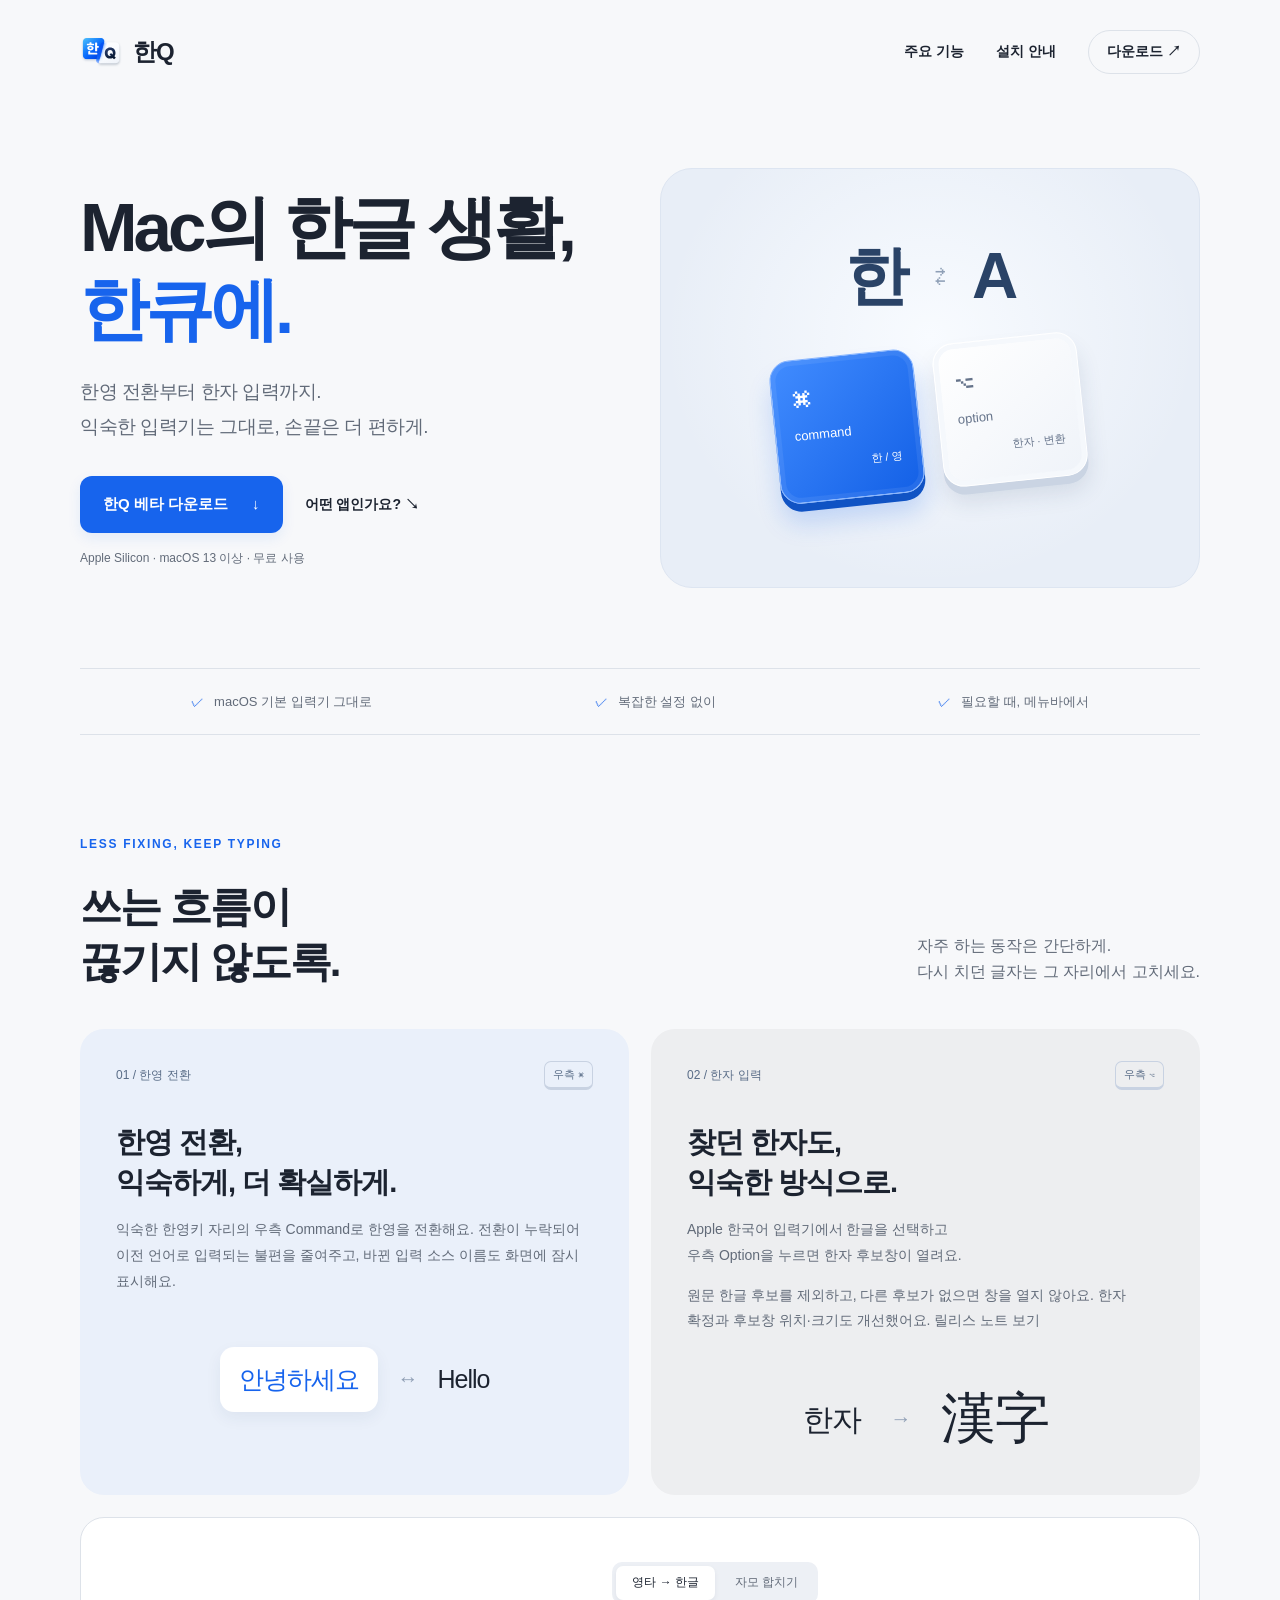
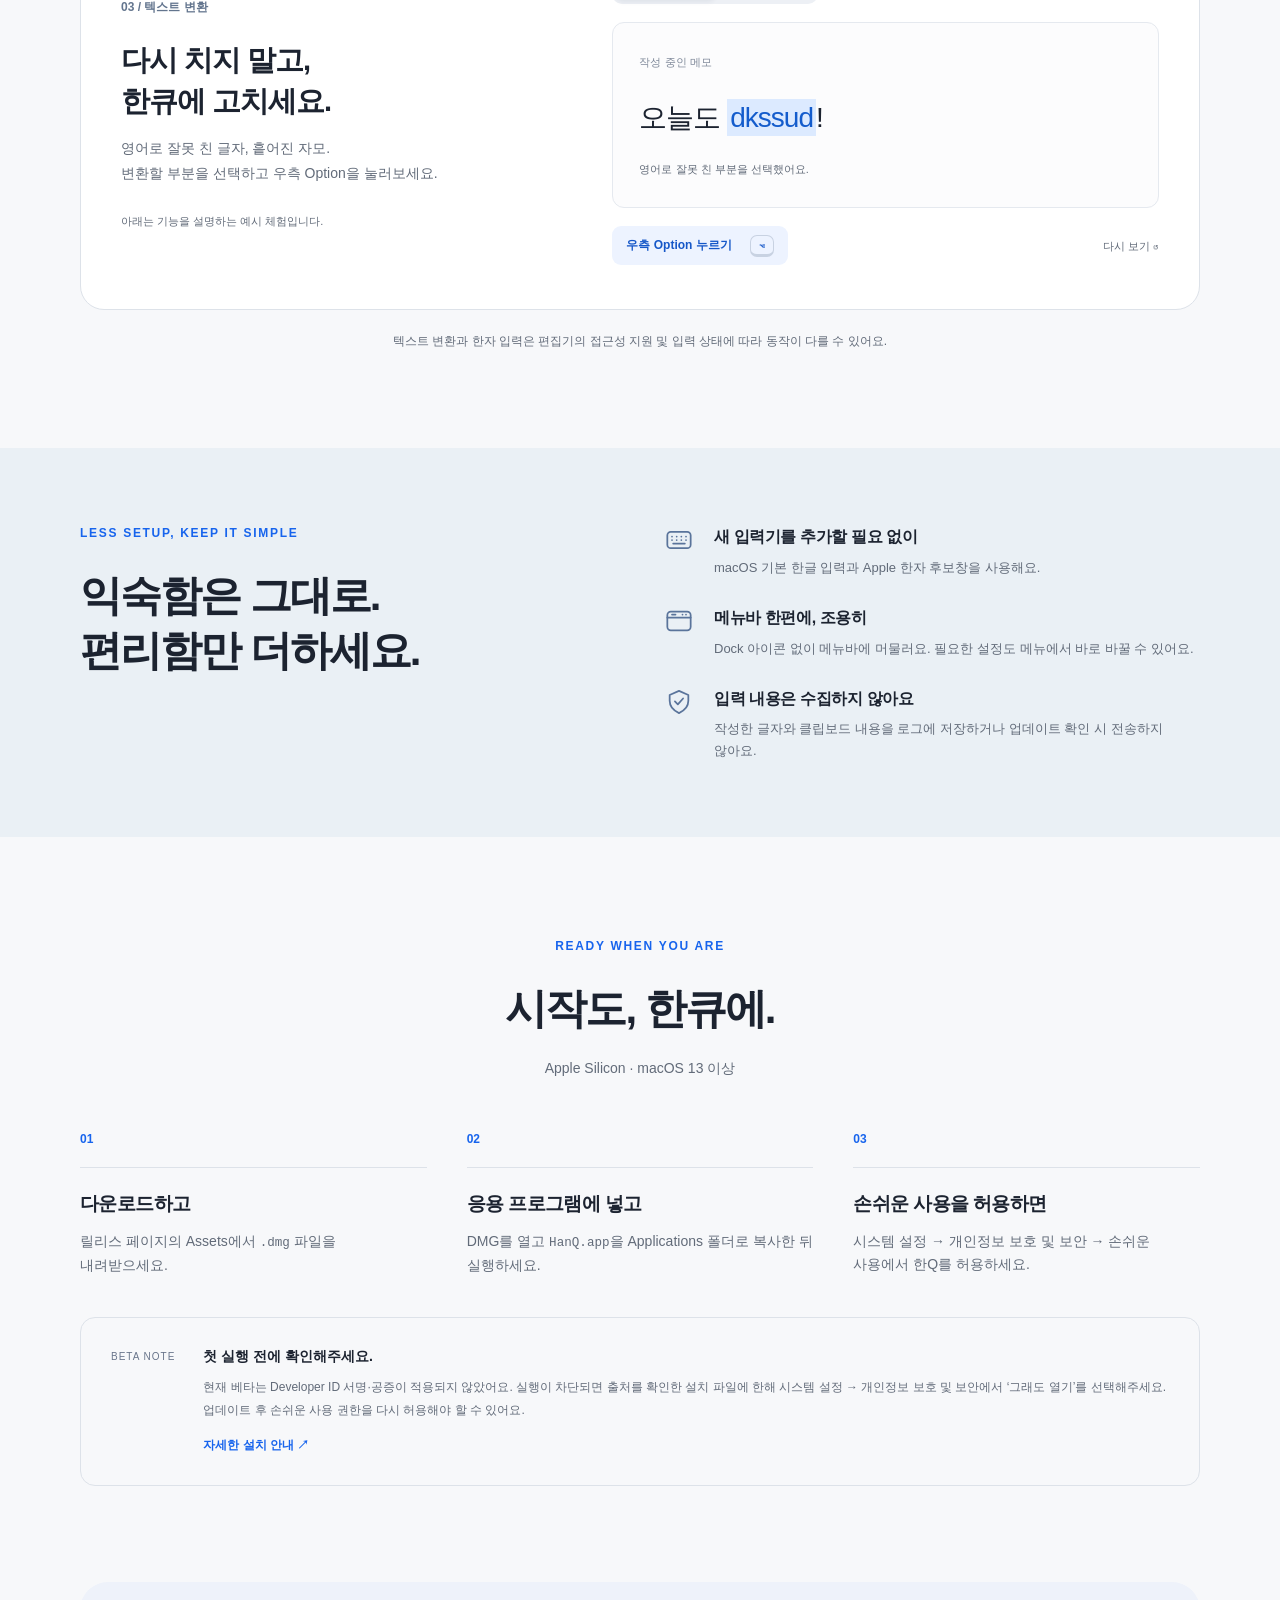
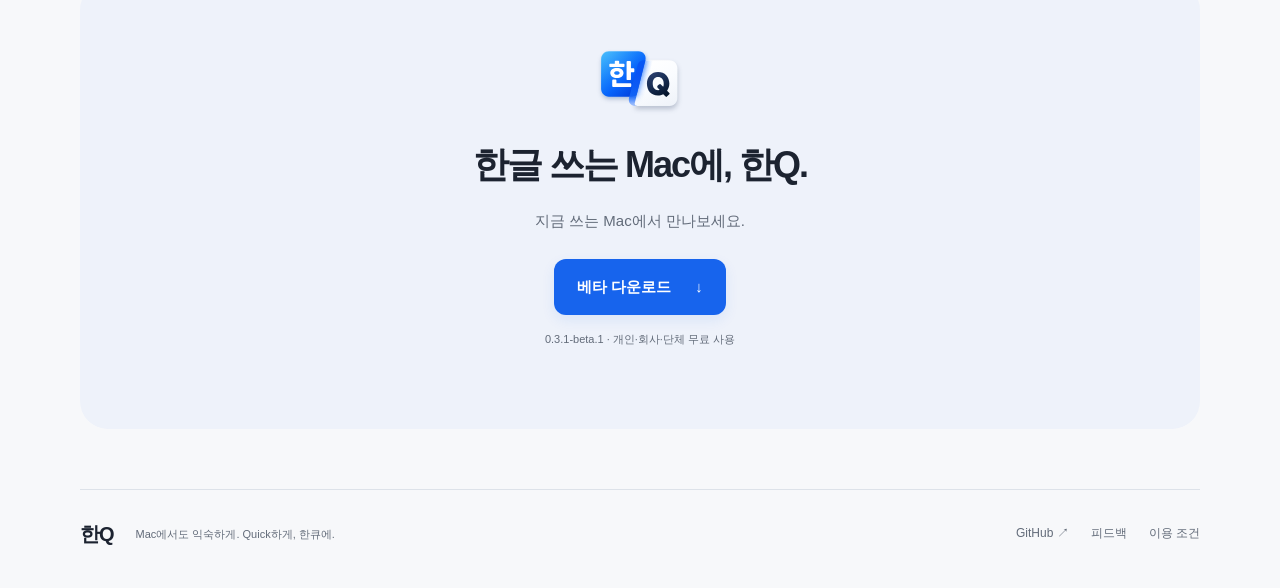
<file: index.html>
<!doctype html>
<html lang="ko">
<head>
  <meta charset="utf-8">
  <meta name="viewport" content="width=device-width, initial-scale=1">
  <meta name="description" content="맥의 한영 전환부터 한자 입력, 잘못 친 영타와 분리된 자모 정리까지. macOS 메뉴바 앱 한Q로 간편하게.">
  <meta name="theme-color" content="#f7f8fa">
  <meta property="og:title" content="한Q — Mac의 한글 생활, 한큐에.">
  <meta property="og:description" content="한영 전환부터 한자 입력까지. 익숙한 입력기는 그대로, 더 편하게.">
  <meta property="og:type" content="website">
  <meta property="og:site_name" content="한Q">
  <meta property="og:locale" content="ko_KR">
  <meta property="og:url" content="https://jungti1234.github.io/hanq/">
  <meta property="og:image" content="https://jungti1234.github.io/hanq/assets/hanq-social-v1.png">
  <meta property="og:image:type" content="image/png">
  <meta property="og:image:width" content="1200">
  <meta property="og:image:height" content="630">
  <meta property="og:image:alt" content="한Q — Mac의 한글 생활, 한큐에. 한영 전환부터 한자 입력까지.">
  <meta name="twitter:card" content="summary_large_image">
  <meta name="twitter:title" content="한Q — Mac의 한글 생활, 한큐에.">
  <meta name="twitter:description" content="한영 전환부터 한자 입력까지. 익숙한 입력기는 그대로, 더 편하게.">
  <meta name="twitter:image" content="https://jungti1234.github.io/hanq/assets/hanq-social-v1.png">
  <link rel="canonical" href="https://jungti1234.github.io/hanq/">
  <title>한Q — Mac의 한글 생활, 한큐에.</title>
  <link rel="icon" href="assets/hanq-logo.svg" type="image/svg+xml">
  <link rel="stylesheet" href="styles.css?v=acddeab67f">
  <link rel="stylesheet" href="header.css">
  <script src="site.js" defer></script>
</head>
<body>
<a class="skip" href="#main">본문으로 이동</a>
<header class="header wrap site-header">
  <a class="brand" href="#" aria-label="한Q 처음으로"><img src="assets/hanq-logo.svg" width="43" height="33" alt=""><span>한Q</span></a>
  <nav aria-label="주 메뉴"><a href="#features">주요 기능</a><a href="#install">설치 안내</a><a class="nav-download" href="https://github.com/jungti1234/hanq/releases/tag/v0.3.1-beta.1">다운로드 <span aria-hidden="true">↗</span></a></nav>
</header>
<main id="main">
  <section class="hero wrap">
    <div class="hero-copy">
      <h1>Mac의 한글 생활,<br><span>한큐에.</span></h1>
      <p class="lead">한영 전환부터 한자 입력까지.<br>익숙한 입력기는 그대로, 손끝은 더 편하게.</p>
      <div class="actions"><a class="button primary" href="https://github.com/jungti1234/hanq/releases/tag/v0.3.1-beta.1">한Q 베타 다운로드 <span aria-hidden="true">↓</span></a><a class="text-link" href="#features">어떤 앱인가요? <span aria-hidden="true">↘</span></a></div>
      <p class="requirements">Apple Silicon · macOS 13 이상 · 무료 사용</p>
    </div>
    <div class="hero-art" aria-label="우측 Command로 한영 전환, 우측 Option으로 한자와 텍스트 변환">
      <div class="language"><span>한</span><span class="swap" aria-hidden="true">⇄</span><span>A</span></div>
      <div class="keys"><div class="key command"><span class="symbol">⌘</span><span>command</span><small>한 / 영</small></div><div class="key option"><span class="symbol">⌥</span><span>option</span><small>한자 · 변환</small></div></div>
    </div>
  </section>
  <div class="principles wrap"><span>macOS 기본 입력기 그대로</span><span>복잡한 설정 없이</span><span>필요할 때, 메뉴바에서</span></div>
  <section class="features wrap section" id="features">
    <div class="section-heading"><p class="eyebrow">LESS FIXING, KEEP TYPING</p><h2>쓰는 흐름이<br>끊기지 않도록.</h2><p>자주 하는 동작은 간단하게.<br>다시 치던 글자는 그 자리에서 고치세요.</p></div>
    <div class="feature-grid">
      <article class="feature switching"><div class="feature-label"><span>01 / 한영 전환</span><kbd>우측 ⌘</kbd></div><h3>한영 전환,<br>익숙하게, 더 확실하게.</h3><p>익숙한 한영키 자리의 우측 Command로 한영을 전환해요. 전환이 누락되어 이전 언어로 입력되는 불편을 줄여주고, 바뀐 입력 소스 이름도 화면에 잠시 표시해요.</p><div class="switch-demo" aria-hidden="true"><span>안녕하세요</span><span>↔</span><span>Hello</span></div></article>
      <article class="feature hanja"><div class="feature-label"><span>02 / 한자 입력</span><kbd>우측 ⌥</kbd></div><h3>찾던 한자도,<br>익숙한 방식으로.</h3><p>Apple 한국어 입력기에서 한글을 선택하고<br>우측 Option을 누르면 한자 후보창이 열려요.</p><p class="fine">원문 한글 후보를 제외하고, 다른 후보가 없으면 창을 열지 않아요. 한자 확정과 후보창 위치·크기도 개선했어요. <a href="release-notes/0.3.1-beta.1.html">릴리스 노트 보기</a></p><div class="hanja-demo" aria-hidden="true"><span>한자</span><span>→</span><strong>漢字</strong></div></article>
    </div>
    <article class="playground"><div class="playground-copy"><p class="eyebrow">03 / 텍스트 변환</p><h3>다시 치지 말고,<br>한큐에 고치세요.</h3><p>영어로 잘못 친 글자, 흩어진 자모.<br>변환할 부분을 선택하고 우측 Option을 눌러보세요.</p><p class="fine">아래는 기능을 설명하는 예시 체험입니다.</p></div><div class="demo"><div class="demo-tabs" role="group" aria-label="변환 예시 선택"><button type="button" data-mode="english" aria-pressed="true">영타 → 한글</button><button type="button" data-mode="jamo" aria-pressed="false">자모 합치기</button></div><div class="demo-paper"><span class="paper-label">작성 중인 메모</span><p id="demo-text" aria-live="polite">오늘도 <mark>dkssud</mark>!</p><span id="demo-caption">영어로 잘못 친 부분을 선택했어요.</span></div><div class="demo-controls"><button class="demo-trigger" id="convert" type="button">우측 Option 누르기 <kbd>⌥</kbd></button><button class="reset" id="reset" type="button">다시 보기 ↺</button></div></div></article>
    <p class="feature-note">텍스트 변환과 한자 입력은 편집기의 접근성 지원 및 입력 상태에 따라 동작이 다를 수 있어요.</p>
  </section>
  <section class="quiet-section"><div class="wrap quiet-inner"><div><p class="eyebrow">LESS SETUP, KEEP IT SIMPLE</p><h2>익숙함은 그대로.<br>편리함만 더하세요.</h2></div><div class="quiet-items"><div><span class="feature-icon"><svg viewBox="0 0 24 24" width="28" height="28" fill="none" stroke="currentColor" stroke-width="1.5" stroke-linecap="round" stroke-linejoin="round" aria-hidden="true" focusable="false"><rect x="2" y="5" width="20" height="14" rx="3"/><path d="M6 9h.01M10 9h.01M14 9h.01M18 9h.01M6 12h.01M10 12h.01M14 12h.01M18 12h.01M7 15h10"/></svg></span><div><h3>새 입력기를 추가할 필요 없이</h3><p>macOS 기본 한글 입력과 Apple 한자 후보창을 사용해요.</p></div></div><div><span class="feature-icon"><svg viewBox="0 0 24 24" width="28" height="28" fill="none" stroke="currentColor" stroke-width="1.5" stroke-linecap="round" stroke-linejoin="round" aria-hidden="true" focusable="false"><rect x="2" y="4" width="20" height="16" rx="3"/><path d="M2 9h20M15 6.5h.01M18 6.5h.01"/><path d="M6 6.5h3"/></svg></span><div><h3>메뉴바 한편에, 조용히</h3><p>Dock 아이콘 없이 메뉴바에 머물러요. 필요한 설정도 메뉴에서 바로 바꿀 수 있어요.</p></div></div><div><span class="feature-icon"><svg viewBox="0 0 24 24" width="28" height="28" fill="none" stroke="currentColor" stroke-width="1.5" stroke-linecap="round" stroke-linejoin="round" aria-hidden="true" focusable="false"><path d="M12 2.5 20 6v5c0 5-3.5 8.5-8 10.5C7.5 19.5 4 16 4 11V6l8-3.5Z"/><path d="m8.5 11.5 2.5 2.5 4.5-5"/></svg></span><div><h3>입력 내용은 수집하지 않아요</h3><p>작성한 글자와 클립보드 내용을 로그에 저장하거나 업데이트 확인 시 전송하지 않아요.</p></div></div></div></div></section>
  <section class="install wrap section" id="install"><div class="install-heading"><p class="eyebrow">READY WHEN YOU ARE</p><h2>시작도, 한큐에.</h2><p>Apple Silicon · macOS 13 이상</p></div><ol class="steps"><li><span class="step-number">01</span><h3>다운로드하고</h3><p>릴리스 페이지의 Assets에서 <code>.dmg</code> 파일을 내려받으세요.</p></li><li><span class="step-number">02</span><h3>응용 프로그램에 넣고</h3><p>DMG를 열고 <code>HanQ.app</code>을 Applications 폴더로 복사한 뒤 실행하세요.</p></li><li><span class="step-number">03</span><h3>손쉬운 사용을 허용하면</h3><p>시스템 설정 → 개인정보 보호 및 보안 → 손쉬운 사용에서 한Q를 허용하세요.</p></li></ol>
    <aside class="beta-note"><span class="beta-label">BETA NOTE</span><div><h3>첫 실행 전에 확인해주세요.</h3><p>현재 베타는 Developer ID 서명·공증이 적용되지 않았어요. 실행이 차단되면 출처를 확인한 설치 파일에 한해 시스템 설정 → 개인정보 보호 및 보안에서 ‘그래도 열기’를 선택해주세요. 업데이트 후 손쉬운 사용 권한을 다시 허용해야 할 수 있어요.</p><a href="https://github.com/jungti1234/hanq#시작하기">자세한 설치 안내 <span aria-hidden="true">↗</span></a></div></aside>
  </section>
  <section class="closing wrap"><img src="assets/hanq-logo.svg" alt="" width="90" height="69"><h2>한글 쓰는 Mac에, 한Q.</h2><p>지금 쓰는 Mac에서 만나보세요.</p><a class="button primary" href="https://github.com/jungti1234/hanq/releases/tag/v0.3.1-beta.1">베타 다운로드 <span aria-hidden="true">↓</span></a><span class="release-label">0.3.1-beta.1 · 개인·회사·단체 무료 사용</span></section>
</main>
<footer class="footer wrap"><a class="brand" href="#">한Q <span>Mac에서도 익숙하게. Quick하게, 한큐에.</span></a><div><a href="https://github.com/jungti1234/hanq">GitHub ↗</a><a href="https://docs.google.com/forms/d/e/1FAIpQLSd3EFa87qLHv1aYG0STEYZSD_RAjnAQAhTeQgSe3d-IEiNYyA/viewform" target="_blank" rel="noopener noreferrer" aria-label="피드백 (새 탭에서 열기)">피드백</a><a href="terms.html">이용 조건</a></div></footer>
</body>
</html>
</file>
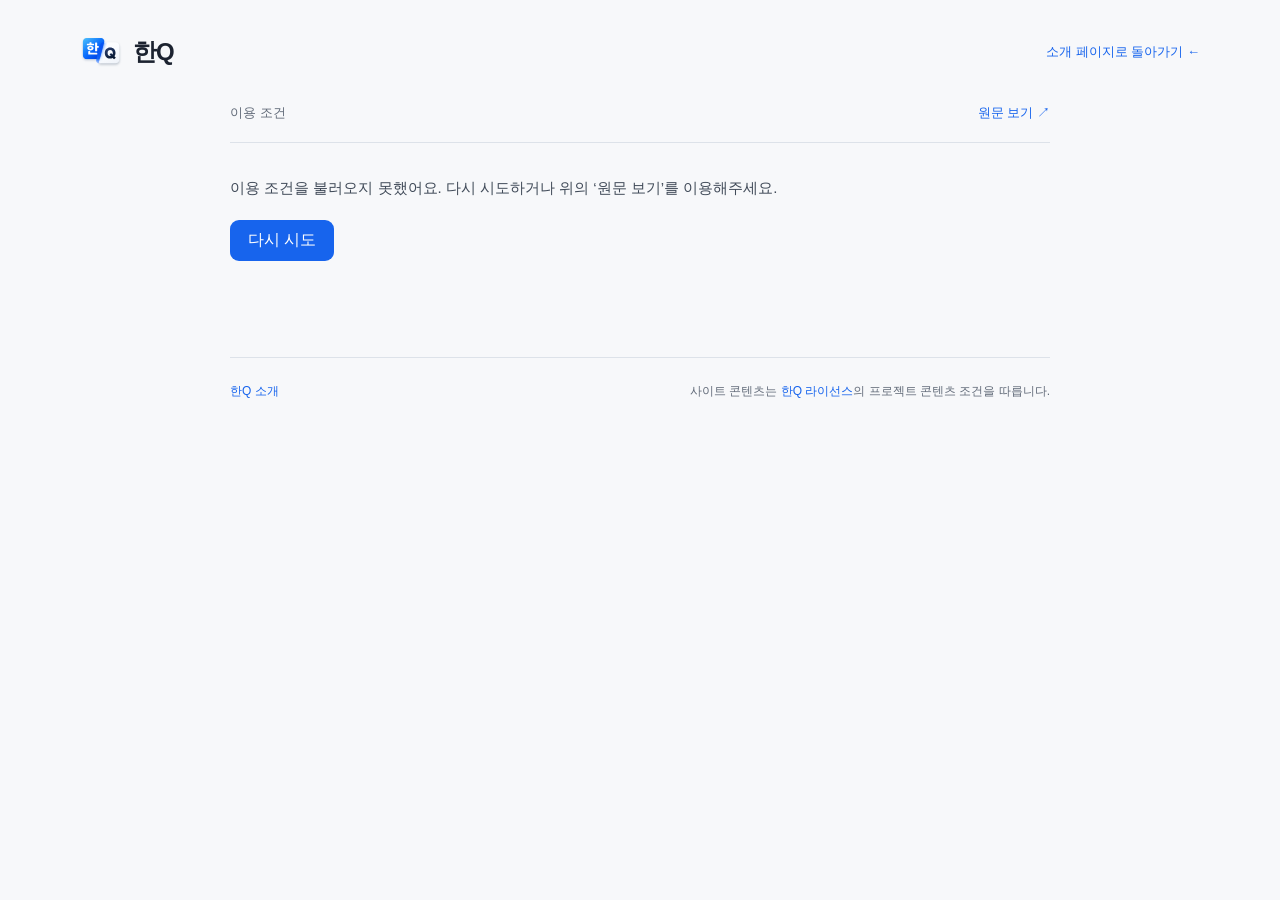
<file: terms.html>
<!doctype html>
<html lang="ko">
<head>
  <meta charset="utf-8">
  <meta name="viewport" content="width=device-width, initial-scale=1">
  <meta name="description" content="한Q의 사용·재배포, 디자인 리소스와 문서·공식 웹사이트 등 프로젝트 콘텐츠에 대한 이용 조건 전문.">
  <title>이용 조건 — 한Q</title>
  <link rel="icon" href="assets/hanq-logo.svg" type="image/svg+xml">
  <link rel="stylesheet" href="terms.css?v=10b3eb8fed">
  <link rel="stylesheet" href="header.css">
  <script src="terms.js" defer></script>
</head>
<body>
  <a class="skip" href="#terms">본문으로 이동</a>
  <header class="site-header"><a class="brand" href="./"><img src="assets/hanq-logo.svg" width="43" height="33" alt=""><span>한Q</span></a><a href="./">소개 페이지로 돌아가기 ←</a></header>
  <main id="terms">
    <div class="page-label">이용 조건 <a href="https://github.com/jungti1234/hanq/blob/main/LICENSE" target="_blank" rel="noopener noreferrer">원문 보기 ↗</a></div>
    <p id="license-status" role="status">최신 이용 조건을 불러오고 있어요.</p>
    <button id="license-retry" type="button" hidden>다시 시도</button>
    <noscript><p>이용 조건을 표시하려면 JavaScript가 필요해요. 위의 ‘원문 보기’에서 전문을 확인할 수 있어요.</p></noscript>
    <article id="license-content" aria-busy="true"></article>
  </main>
  <footer><a href="./">한Q 소개</a><span>사이트 콘텐츠는 <a href="#terms">한Q 라이선스</a>의 프로젝트 콘텐츠 조건을 따릅니다.</span></footer>
</body>
</html>
</file>
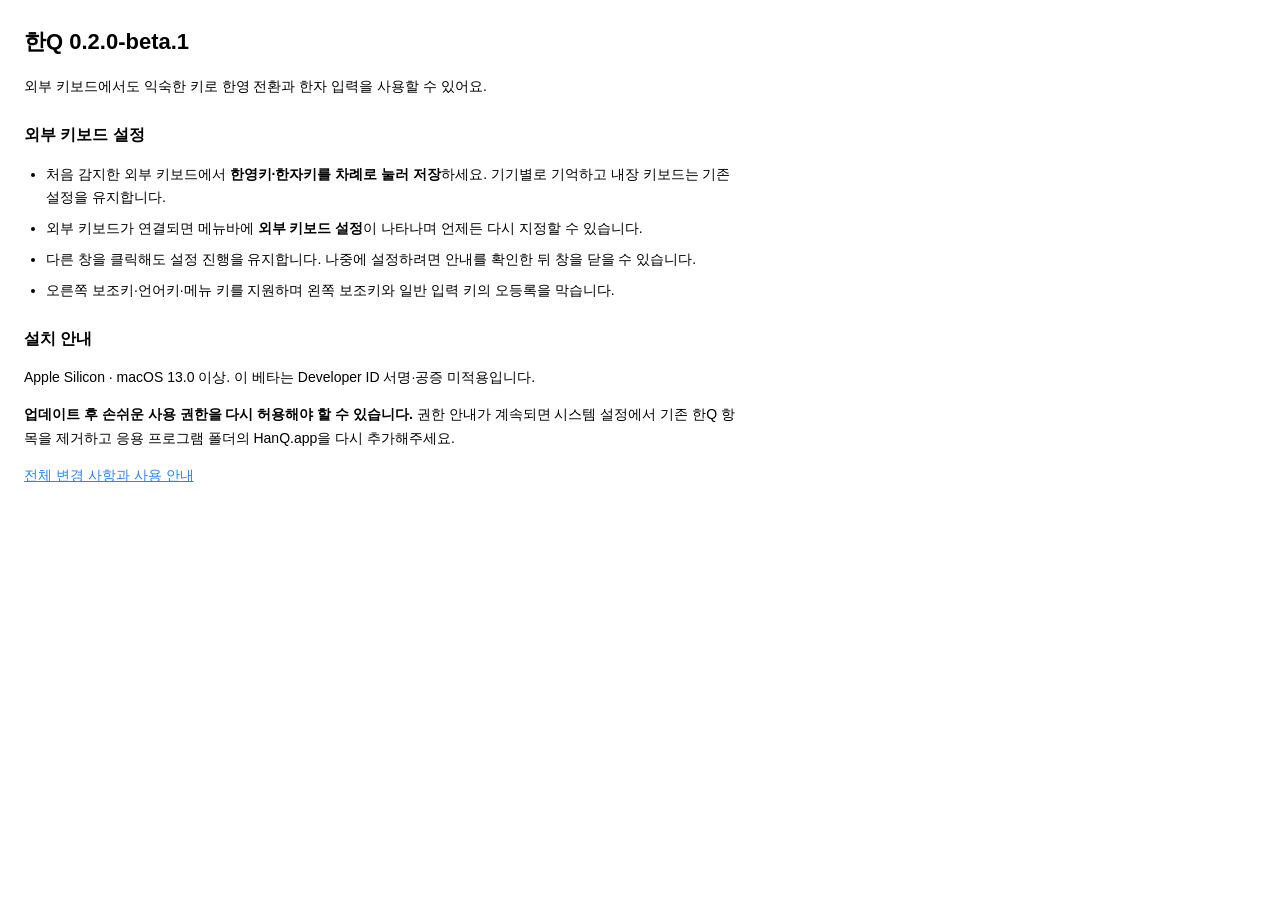
<file: release-notes/0.2.0-beta.1.html>
<!doctype html>
<html lang="ko"><head><meta charset="utf-8"><meta name="viewport" content="width=device-width,initial-scale=1"><title>한Q 0.2.0-beta.1 업데이트</title>
<style>:root{color-scheme:light dark}body{font:14px/1.65 -apple-system,BlinkMacSystemFont,sans-serif;margin:24px;max-width:720px}h1{font-size:22px}h2{font-size:16px;margin-top:24px}li{margin:8px 0}ul{padding-left:22px}a{color: #2684ff}</style></head><body>
<h1>한Q 0.2.0-beta.1</h1><p>외부 키보드에서도 익숙한 키로 한영 전환과 한자 입력을 사용할 수 있어요.</p>
<h2>외부 키보드 설정</h2><ul>
<li>처음 감지한 외부 키보드에서 <strong>한영키·한자키를 차례로 눌러 저장</strong>하세요. 기기별로 기억하고 내장 키보드는 기존 설정을 유지합니다.</li>
<li>외부 키보드가 연결되면 메뉴바에 <strong>외부 키보드 설정</strong>이 나타나며 언제든 다시 지정할 수 있습니다.</li>
<li>다른 창을 클릭해도 설정 진행을 유지합니다. 나중에 설정하려면 안내를 확인한 뒤 창을 닫을 수 있습니다.</li>
<li>오른쪽 보조키·언어키·메뉴 키를 지원하며 왼쪽 보조키와 일반 입력 키의 오등록을 막습니다.</li>
</ul><h2>설치 안내</h2><p>Apple Silicon · macOS 13.0 이상. 이 베타는 Developer ID 서명·공증 미적용입니다.</p>
<p><strong>업데이트 후 손쉬운 사용 권한을 다시 허용해야 할 수 있습니다.</strong> 권한 안내가 계속되면 시스템 설정에서 기존 한Q 항목을 제거하고 응용 프로그램 폴더의 HanQ.app을 다시 추가해주세요.</p>
<p><a href="https://github.com/jungti1234/hanq/releases/tag/v0.2.0-beta.1">전체 변경 사항과 사용 안내</a></p></body></html>
</file>
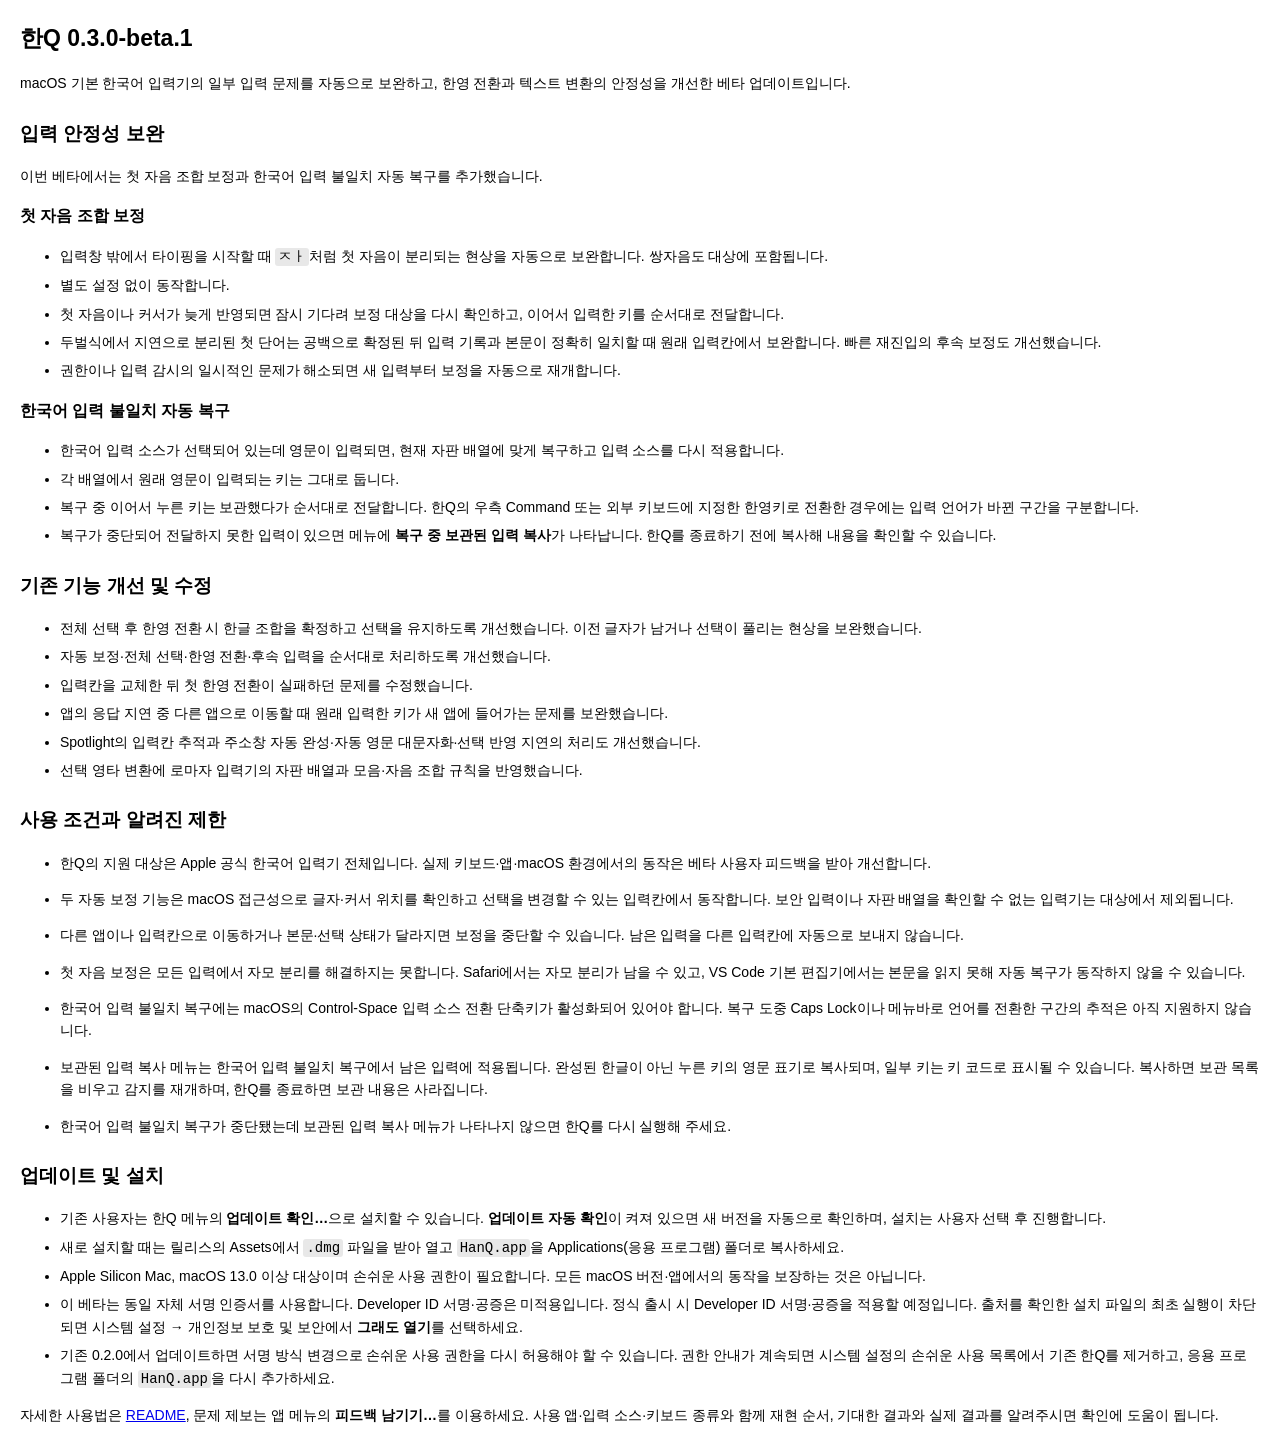
<file: release-notes/0.3.0-beta.1.html>
<!doctype html>
<html lang="ko"><head>
<meta charset="utf-8">
<meta name="color-scheme" content="light dark">
<title>한Q 0.3.0-beta.1</title>
<style>
:root{color-scheme:light dark;background-color:Canvas;color:CanvasText}
body{font-family:-apple-system,BlinkMacSystemFont,sans-serif;font-size:14px;line-height:1.6;margin:20px;background-color:Canvas;color:CanvasText}
h1{font-size:23px}
h2{font-size:19px;margin-top:24px}
h3{font-size:16px}
li{margin:6px 0}
a{color:LinkText}
blockquote{border-left:3px solid GrayText;padding-left:12px;margin-left:0;color:inherit}
code{background-color:rgba(127,127,127,.18);color:inherit;padding:1px 3px;border-radius:3px}
</style>
</head><body>
<h1 id="한q-030beta1">한Q 0.3.0-beta.1</h1>
<p>macOS 기본 한국어 입력기의 일부 입력 문제를 자동으로 보완하고, 한영 전환과 텍스트 변환의 안정성을 개선한 베타 업데이트입니다.</p>
<h2 id="입력-안정성-보완">입력 안정성 보완</h2>
<p>이번 베타에서는 첫 자음 조합 보정과 한국어 입력 불일치 자동 복구를 추가했습니다.</p>
<h3 id="첫-자음-조합-보정">첫 자음 조합 보정</h3>
<ul>
<li>입력창 밖에서 타이핑을 시작할 때 <code>ㅈㅏ</code>처럼 첫 자음이 분리되는 현상을 자동으로 보완합니다. 쌍자음도 대상에 포함됩니다.</li>
<li>별도 설정 없이 동작합니다.</li>
<li>첫 자음이나 커서가 늦게 반영되면 잠시 기다려 보정 대상을 다시 확인하고, 이어서 입력한 키를 순서대로 전달합니다.</li>
<li>두벌식에서 지연으로 분리된 첫 단어는 공백으로 확정된 뒤 입력 기록과 본문이 정확히 일치할 때 원래 입력칸에서 보완합니다. 빠른 재진입의 후속 보정도 개선했습니다.</li>
<li>권한이나 입력 감시의 일시적인 문제가 해소되면 새 입력부터 보정을 자동으로 재개합니다.</li>
</ul>
<h3 id="한국어-입력-불일치-자동-복구">한국어 입력 불일치 자동 복구</h3>
<ul>
<li>한국어 입력 소스가 선택되어 있는데 영문이 입력되면, 현재 자판 배열에 맞게 복구하고 입력 소스를 다시 적용합니다.</li>
<li>각 배열에서 원래 영문이 입력되는 키는 그대로 둡니다.</li>
<li>복구 중 이어서 누른 키는 보관했다가 순서대로 전달합니다. 한Q의 우측 Command 또는 외부 키보드에 지정한 한영키로 전환한 경우에는 입력 언어가 바뀐 구간을 구분합니다.</li>
<li>복구가 중단되어 전달하지 못한 입력이 있으면 메뉴에 <strong>복구 중 보관된 입력 복사</strong>가 나타납니다. 한Q를 종료하기 전에 복사해 내용을 확인할 수 있습니다.</li>
</ul>
<h2 id="기존-기능-개선-및-수정">기존 기능 개선 및 수정</h2>
<ul>
<li>전체 선택 후 한영 전환 시 한글 조합을 확정하고 선택을 유지하도록 개선했습니다. 이전 글자가 남거나 선택이 풀리는 현상을 보완했습니다.</li>
<li>자동 보정·전체 선택·한영 전환·후속 입력을 순서대로 처리하도록 개선했습니다.</li>
<li>입력칸을 교체한 뒤 첫 한영 전환이 실패하던 문제를 수정했습니다.</li>
<li>앱의 응답 지연 중 다른 앱으로 이동할 때 원래 입력한 키가 새 앱에 들어가는 문제를 보완했습니다.</li>
<li>Spotlight의 입력칸 추적과 주소창 자동 완성·자동 영문 대문자화·선택 반영 지연의 처리도 개선했습니다.</li>
<li>선택 영타 변환에 로마자 입력기의 자판 배열과 모음·자음 조합 규칙을 반영했습니다.</li>
</ul>
<h2 id="사용-조건과-알려진-제한">사용 조건과 알려진 제한</h2>
<ul>
<li><p>한Q의 지원 대상은 Apple 공식 한국어 입력기 전체입니다. 실제 키보드·앱·macOS 환경에서의 동작은 베타 사용자 피드백을 받아 개선합니다.</p>
</li>
<li><p>두 자동 보정 기능은 macOS 접근성으로 글자·커서 위치를 확인하고 선택을 변경할 수 있는 입력칸에서 동작합니다. 보안 입력이나 자판 배열을 확인할 수 없는 입력기는 대상에서 제외됩니다.</p>
</li>
<li><p>다른 앱이나 입력칸으로 이동하거나 본문·선택 상태가 달라지면 보정을 중단할 수 있습니다. 남은 입력을 다른 입력칸에 자동으로 보내지 않습니다.</p>
</li>
<li><p>첫 자음 보정은 모든 입력에서 자모 분리를 해결하지는 못합니다. Safari에서는 자모 분리가 남을 수 있고, VS Code 기본 편집기에서는 본문을 읽지 못해 자동 복구가 동작하지 않을 수 있습니다.</p>
</li>
<li><p>한국어 입력 불일치 복구에는 macOS의 Control-Space 입력 소스 전환 단축키가 활성화되어 있어야 합니다. 복구 도중 Caps Lock이나 메뉴바로 언어를 전환한 구간의 추적은 아직 지원하지 않습니다.</p>
</li>
<li><p>보관된 입력 복사 메뉴는 한국어 입력 불일치 복구에서 남은 입력에 적용됩니다. 완성된 한글이 아닌 누른 키의 영문 표기로 복사되며, 일부 키는 키 코드로 표시될 수 있습니다. 복사하면 보관 목록을 비우고 감지를 재개하며, 한Q를 종료하면 보관 내용은 사라집니다.</p>
</li>
<li><p>한국어 입력 불일치 복구가 중단됐는데 보관된 입력 복사 메뉴가 나타나지 않으면 한Q를 다시 실행해 주세요.</p>
</li>
</ul>
<h2 id="업데이트-및-설치">업데이트 및 설치</h2>
<ul>
<li>기존 사용자는 한Q 메뉴의 <strong>업데이트 확인…</strong>으로 설치할 수 있습니다. <strong>업데이트 자동 확인</strong>이 켜져 있으면 새 버전을 자동으로 확인하며, 설치는 사용자 선택 후 진행합니다.</li>
<li>새로 설치할 때는 릴리스의 Assets에서 <code>.dmg</code> 파일을 받아 열고 <code>HanQ.app</code>을 Applications(응용 프로그램) 폴더로 복사하세요.</li>
<li>Apple Silicon Mac, macOS 13.0 이상 대상이며 손쉬운 사용 권한이 필요합니다. 모든 macOS 버전·앱에서의 동작을 보장하는 것은 아닙니다.</li>
<li>이 베타는 동일 자체 서명 인증서를 사용합니다. Developer ID 서명·공증은 미적용입니다. 정식 출시 시 Developer ID 서명·공증을 적용할 예정입니다. 출처를 확인한 설치 파일의 최초 실행이 차단되면 시스템 설정 → 개인정보 보호 및 보안에서 <strong>그래도 열기</strong>를 선택하세요.</li>
<li>기존 0.2.0에서 업데이트하면 서명 방식 변경으로 손쉬운 사용 권한을 다시 허용해야 할 수 있습니다. 권한 안내가 계속되면 시스템 설정의 손쉬운 사용 목록에서 기존 한Q를 제거하고, 응용 프로그램 폴더의 <code>HanQ.app</code>을 다시 추가하세요.</li>
</ul>
<p>자세한 사용법은 <a href="https://github.com/jungti1234/hanq#readme">README</a>, 문제 제보는 앱 메뉴의 <strong>피드백 남기기…</strong>를 이용하세요. 사용 앱·입력 소스·키보드 종류와 함께 재현 순서, 기대한 결과와 실제 결과를 알려주시면 확인에 도움이 됩니다.</p>
</body></html>
</file>
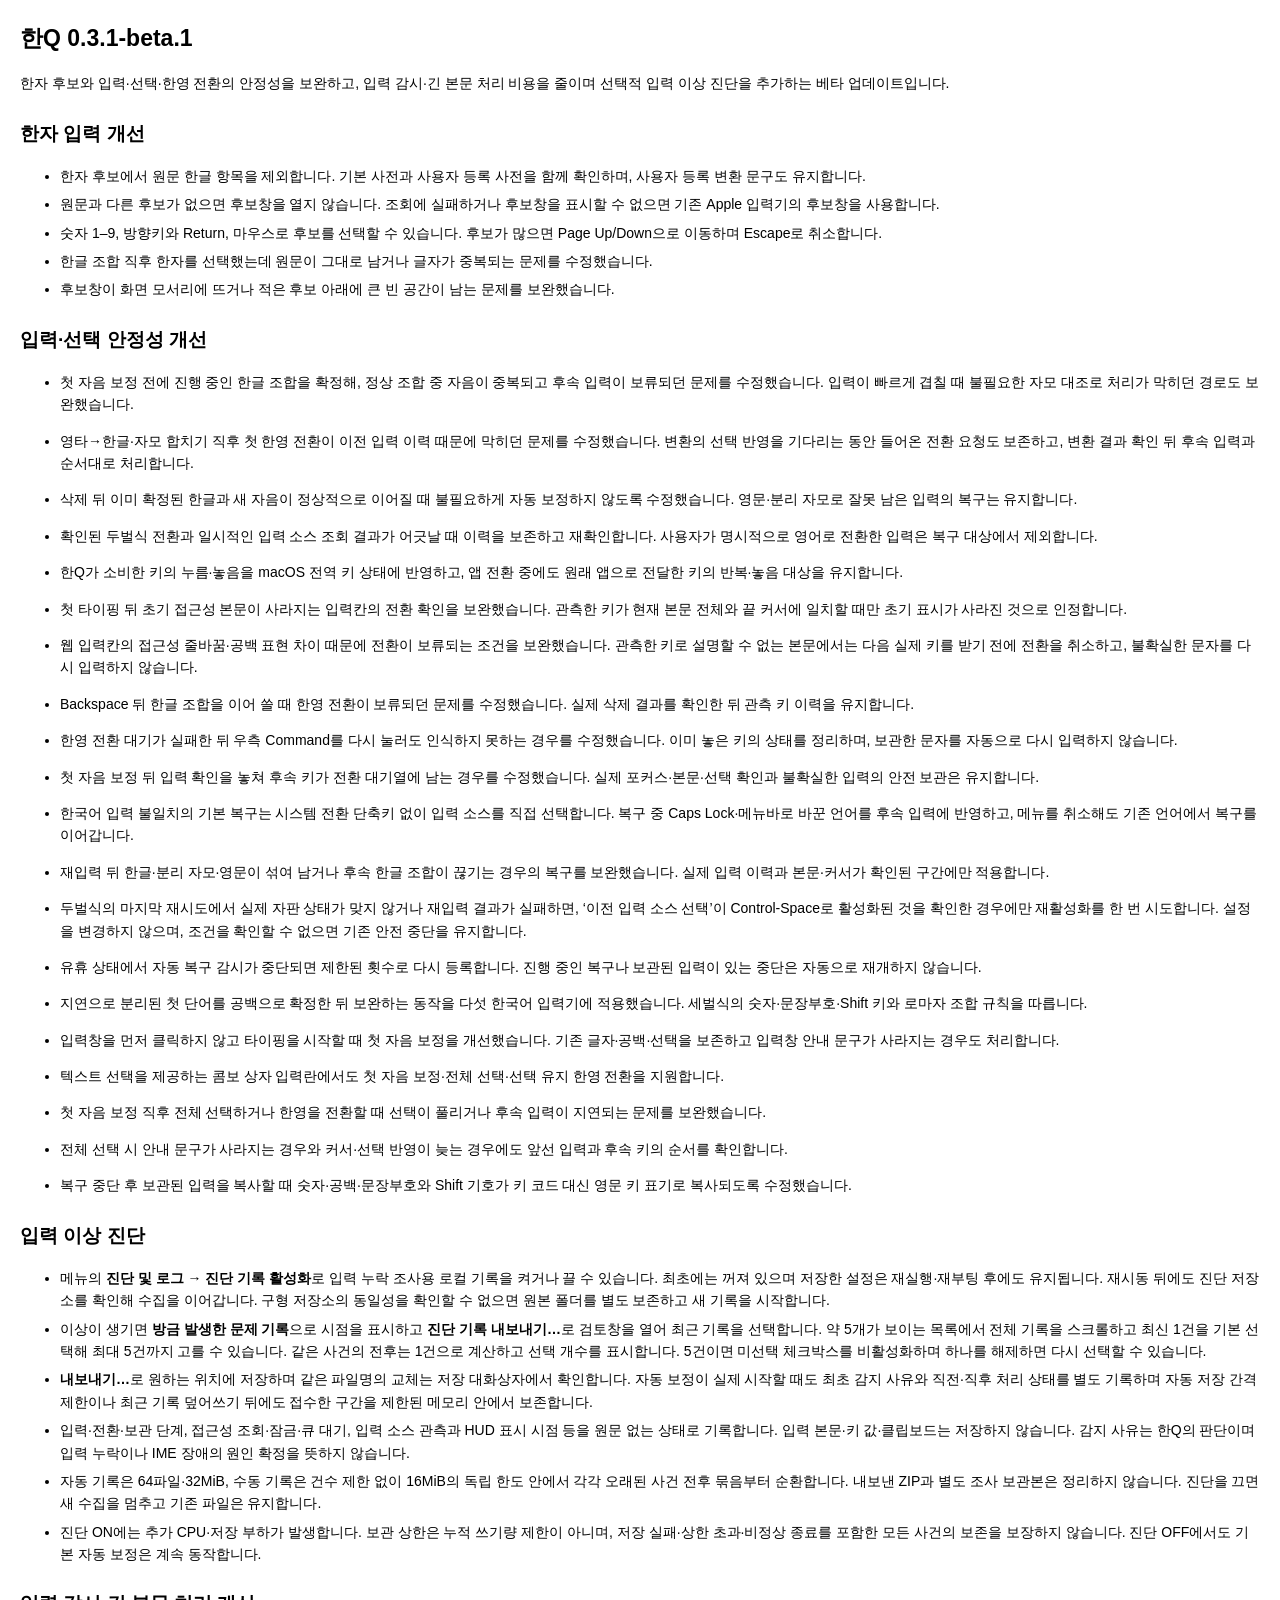
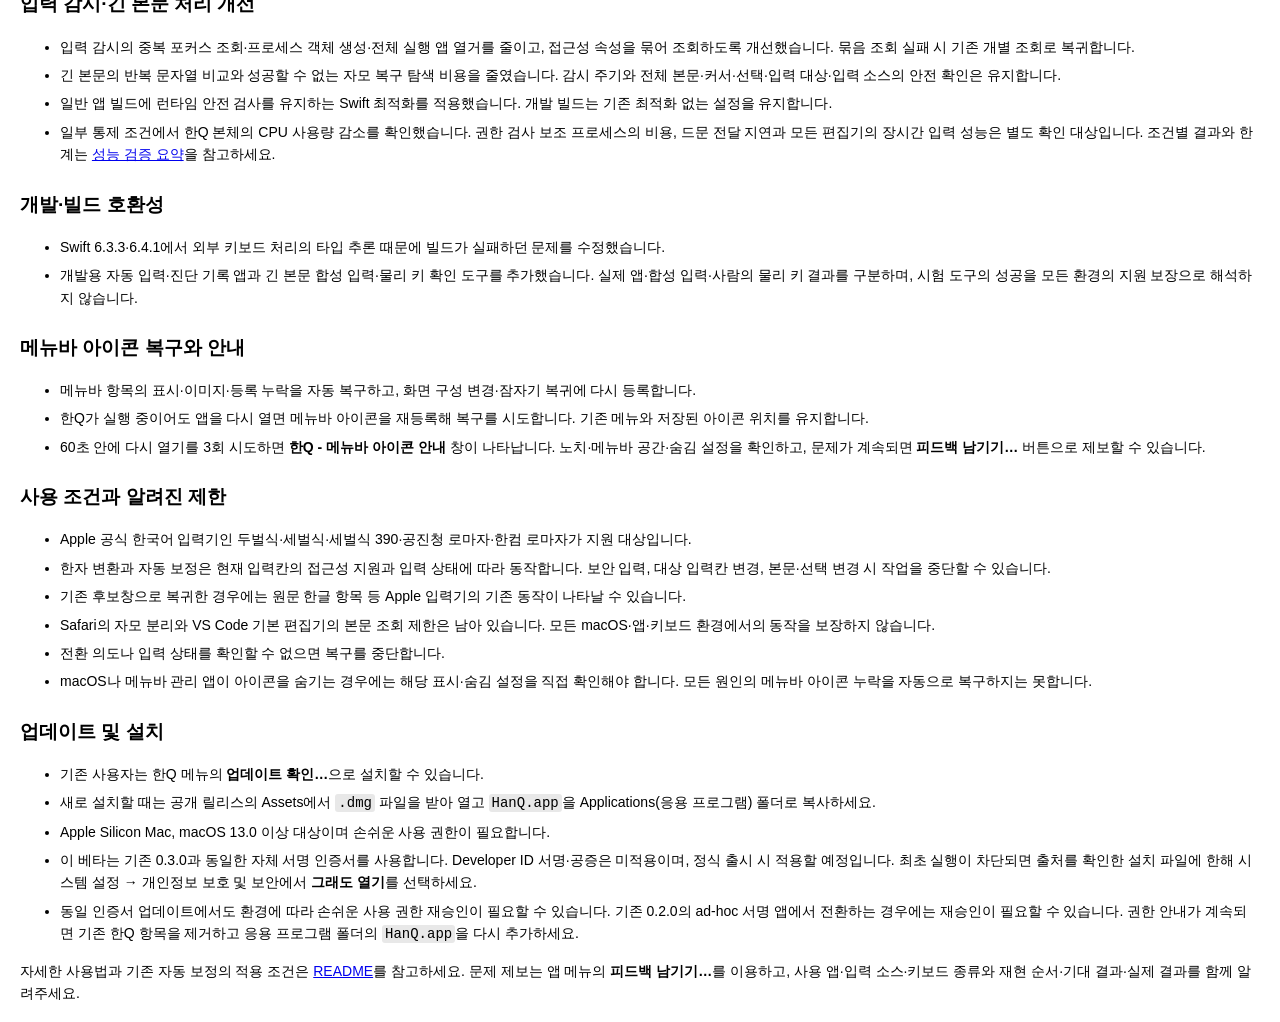
<file: release-notes/0.3.1-beta.1.html>
<!doctype html>
<html lang="ko"><head>
<meta charset="utf-8">
<meta name="color-scheme" content="light dark">
<title>한Q 0.3.1-beta.1</title>
<style>
:root{color-scheme:light dark;background-color:Canvas;color:CanvasText}
body{font-family:-apple-system,BlinkMacSystemFont,sans-serif;font-size:14px;line-height:1.6;margin:20px;background-color:Canvas;color:CanvasText}
h1{font-size:23px}
h2{font-size:19px;margin-top:24px}
h3{font-size:16px}
li{margin:6px 0}
a{color:LinkText}
blockquote{border-left:3px solid GrayText;padding-left:12px;margin-left:0;color:inherit}
code{background-color:rgba(127,127,127,.18);color:inherit;padding:1px 3px;border-radius:3px}
</style>
</head><body>
<h1>한Q 0.3.1-beta.1</h1>
<p>한자 후보와 입력·선택·한영 전환의 안정성을 보완하고, 입력 감시·긴 본문 처리 비용을 줄이며 선택적 입력 이상 진단을 추가하는 베타 업데이트입니다.</p>
<h2>한자 입력 개선</h2>
<ul>
<li>한자 후보에서 원문 한글 항목을 제외합니다. 기본 사전과 사용자 등록 사전을 함께 확인하며, 사용자 등록 변환 문구도 유지합니다.</li>
<li>원문과 다른 후보가 없으면 후보창을 열지 않습니다. 조회에 실패하거나 후보창을 표시할 수 없으면 기존 Apple 입력기의 후보창을 사용합니다.</li>
<li>숫자 1–9, 방향키와 Return, 마우스로 후보를 선택할 수 있습니다. 후보가 많으면 Page Up/Down으로 이동하며 Escape로 취소합니다.</li>
<li>한글 조합 직후 한자를 선택했는데 원문이 그대로 남거나 글자가 중복되는 문제를 수정했습니다.</li>
<li>후보창이 화면 모서리에 뜨거나 적은 후보 아래에 큰 빈 공간이 남는 문제를 보완했습니다.</li>
</ul>
<h2>입력·선택 안정성 개선</h2>
<ul>
<li><p>첫 자음 보정 전에 진행 중인 한글 조합을 확정해, 정상 조합 중 자음이 중복되고 후속 입력이 보류되던 문제를 수정했습니다. 입력이 빠르게 겹칠 때 불필요한 자모 대조로 처리가 막히던 경로도 보완했습니다.</p>
</li>
<li><p>영타→한글·자모 합치기 직후 첫 한영 전환이 이전 입력 이력 때문에 막히던 문제를 수정했습니다. 변환의 선택 반영을 기다리는 동안 들어온 전환 요청도 보존하고, 변환 결과 확인 뒤 후속 입력과 순서대로 처리합니다.</p>
</li>
<li><p>삭제 뒤 이미 확정된 한글과 새 자음이 정상적으로 이어질 때 불필요하게 자동 보정하지 않도록 수정했습니다. 영문·분리 자모로 잘못 남은 입력의 복구는 유지합니다.</p>
</li>
<li><p>확인된 두벌식 전환과 일시적인 입력 소스 조회 결과가 어긋날 때 이력을 보존하고 재확인합니다. 사용자가 명시적으로 영어로 전환한 입력은 복구 대상에서 제외합니다.</p>
</li>
<li><p>한Q가 소비한 키의 누름·놓음을 macOS 전역 키 상태에 반영하고, 앱 전환 중에도 원래 앱으로 전달한 키의 반복·놓음 대상을 유지합니다.</p>
</li>
<li><p>첫 타이핑 뒤 초기 접근성 본문이 사라지는 입력칸의 전환 확인을 보완했습니다. 관측한 키가 현재 본문 전체와 끝 커서에 일치할 때만 초기 표시가 사라진 것으로 인정합니다.</p>
</li>
<li><p>웹 입력칸의 접근성 줄바꿈·공백 표현 차이 때문에 전환이 보류되는 조건을 보완했습니다. 관측한 키로 설명할 수 없는 본문에서는 다음 실제 키를 받기 전에 전환을 취소하고, 불확실한 문자를 다시 입력하지 않습니다.</p>
</li>
<li><p>Backspace 뒤 한글 조합을 이어 쓸 때 한영 전환이 보류되던 문제를 수정했습니다. 실제 삭제 결과를 확인한 뒤 관측 키 이력을 유지합니다.</p>
</li>
<li><p>한영 전환 대기가 실패한 뒤 우측 Command를 다시 눌러도 인식하지 못하는 경우를 수정했습니다. 이미 놓은 키의 상태를 정리하며, 보관한 문자를 자동으로 다시 입력하지 않습니다.</p>
</li>
<li><p>첫 자음 보정 뒤 입력 확인을 놓쳐 후속 키가 전환 대기열에 남는 경우를 수정했습니다. 실제 포커스·본문·선택 확인과 불확실한 입력의 안전 보관은 유지합니다.</p>
</li>
<li><p>한국어 입력 불일치의 기본 복구는 시스템 전환 단축키 없이 입력 소스를 직접 선택합니다. 복구 중 Caps Lock·메뉴바로 바꾼 언어를 후속 입력에 반영하고, 메뉴를 취소해도 기존 언어에서 복구를 이어갑니다.</p>
</li>
<li><p>재입력 뒤 한글·분리 자모·영문이 섞여 남거나 후속 한글 조합이 끊기는 경우의 복구를 보완했습니다. 실제 입력 이력과 본문·커서가 확인된 구간에만 적용합니다.</p>
</li>
<li><p>두벌식의 마지막 재시도에서 실제 자판 상태가 맞지 않거나 재입력 결과가 실패하면, ‘이전 입력 소스 선택’이 Control-Space로 활성화된 것을 확인한 경우에만 재활성화를 한 번 시도합니다. 설정을 변경하지 않으며, 조건을 확인할 수 없으면 기존 안전 중단을 유지합니다.</p>
</li>
<li><p>유휴 상태에서 자동 복구 감시가 중단되면 제한된 횟수로 다시 등록합니다. 진행 중인 복구나 보관된 입력이 있는 중단은 자동으로 재개하지 않습니다.</p>
</li>
<li><p>지연으로 분리된 첫 단어를 공백으로 확정한 뒤 보완하는 동작을 다섯 한국어 입력기에 적용했습니다. 세벌식의 숫자·문장부호·Shift 키와 로마자 조합 규칙을 따릅니다.</p>
</li>
<li><p>입력창을 먼저 클릭하지 않고 타이핑을 시작할 때 첫 자음 보정을 개선했습니다. 기존 글자·공백·선택을 보존하고 입력창 안내 문구가 사라지는 경우도 처리합니다.</p>
</li>
<li><p>텍스트 선택을 제공하는 콤보 상자 입력란에서도 첫 자음 보정·전체 선택·선택 유지 한영 전환을 지원합니다.</p>
</li>
<li><p>첫 자음 보정 직후 전체 선택하거나 한영을 전환할 때 선택이 풀리거나 후속 입력이 지연되는 문제를 보완했습니다.</p>
</li>
<li><p>전체 선택 시 안내 문구가 사라지는 경우와 커서·선택 반영이 늦는 경우에도 앞선 입력과 후속 키의 순서를 확인합니다.</p>
</li>
<li><p>복구 중단 후 보관된 입력을 복사할 때 숫자·공백·문장부호와 Shift 기호가 키 코드 대신 영문 키 표기로 복사되도록 수정했습니다.</p>
</li>
</ul>
<h2>입력 이상 진단</h2>
<ul>
<li>메뉴의 <strong>진단 및 로그 → 진단 기록 활성화</strong>로 입력 누락 조사용 로컬 기록을 켜거나 끌 수 있습니다. 최초에는 꺼져 있으며 저장한 설정은 재실행·재부팅 후에도 유지됩니다. 재시동 뒤에도 진단 저장소를 확인해 수집을 이어갑니다. 구형 저장소의 동일성을 확인할 수 없으면 원본 폴더를 별도 보존하고 새 기록을 시작합니다.</li>
<li>이상이 생기면 <strong>방금 발생한 문제 기록</strong>으로 시점을 표시하고 <strong>진단 기록 내보내기…</strong>로 검토창을 열어 최근 기록을 선택합니다. 약 5개가 보이는 목록에서 전체 기록을 스크롤하고 최신 1건을 기본 선택해 최대 5건까지 고를 수 있습니다. 같은 사건의 전후는 1건으로 계산하고 선택 개수를 표시합니다. 5건이면 미선택 체크박스를 비활성화하며 하나를 해제하면 다시 선택할 수 있습니다.</li>
<li><strong>내보내기…</strong>로 원하는 위치에 저장하며 같은 파일명의 교체는 저장 대화상자에서 확인합니다. 자동 보정이 실제 시작할 때도 최초 감지 사유와 직전·직후 처리 상태를 별도 기록하며 자동 저장 간격 제한이나 최근 기록 덮어쓰기 뒤에도 접수한 구간을 제한된 메모리 안에서 보존합니다.</li>
<li>입력·전환·보관 단계, 접근성 조회·잠금·큐 대기, 입력 소스 관측과 HUD 표시 시점 등을 원문 없는 상태로 기록합니다. 입력 본문·키 값·클립보드는 저장하지 않습니다. 감지 사유는 한Q의 판단이며 입력 누락이나 IME 장애의 원인 확정을 뜻하지 않습니다.</li>
<li>자동 기록은 64파일·32MiB, 수동 기록은 건수 제한 없이 16MiB의 독립 한도 안에서 각각 오래된 사건 전후 묶음부터 순환합니다. 내보낸 ZIP과 별도 조사 보관본은 정리하지 않습니다. 진단을 끄면 새 수집을 멈추고 기존 파일은 유지합니다.</li>
<li>진단 ON에는 추가 CPU·저장 부하가 발생합니다. 보관 상한은 누적 쓰기량 제한이 아니며, 저장 실패·상한 초과·비정상 종료를 포함한 모든 사건의 보존을 보장하지 않습니다. 진단 OFF에서도 기본 자동 보정은 계속 동작합니다.</li>
</ul>
<h2>입력 감시·긴 본문 처리 개선</h2>
<ul>
<li>입력 감시의 중복 포커스 조회·프로세스 객체 생성·전체 실행 앱 열거를 줄이고, 접근성 속성을 묶어 조회하도록 개선했습니다. 묶음 조회 실패 시 기존 개별 조회로 복귀합니다.</li>
<li>긴 본문의 반복 문자열 비교와 성공할 수 없는 자모 복구 탐색 비용을 줄였습니다. 감시 주기와 전체 본문·커서·선택·입력 대상·입력 소스의 안전 확인은 유지합니다.</li>
<li>일반 앱 빌드에 런타임 안전 검사를 유지하는 Swift 최적화를 적용했습니다. 개발 빌드는 기존 최적화 없는 설정을 유지합니다.</li>
<li>일부 통제 조건에서 한Q 본체의 CPU 사용량 감소를 확인했습니다. 권한 검사 보조 프로세스의 비용, 드문 전달 지연과 모든 편집기의 장시간 입력 성능은 별도 확인 대상입니다. 조건별 결과와 한계는 <a href="https://github.com/jungti1234/hanq/issues/10#issuecomment-6344900673">성능 검증 요약</a>을 참고하세요.</li>
</ul>
<h2>개발·빌드 호환성</h2>
<ul>
<li>Swift 6.3.3·6.4.1에서 외부 키보드 처리의 타입 추론 때문에 빌드가 실패하던 문제를 수정했습니다.</li>
<li>개발용 자동 입력·진단 기록 앱과 긴 본문 합성 입력·물리 키 확인 도구를 추가했습니다. 실제 앱·합성 입력·사람의 물리 키 결과를 구분하며, 시험 도구의 성공을 모든 환경의 지원 보장으로 해석하지 않습니다.</li>
</ul>
<h2>메뉴바 아이콘 복구와 안내</h2>
<ul>
<li>메뉴바 항목의 표시·이미지·등록 누락을 자동 복구하고, 화면 구성 변경·잠자기 복귀에 다시 등록합니다.</li>
<li>한Q가 실행 중이어도 앱을 다시 열면 메뉴바 아이콘을 재등록해 복구를 시도합니다. 기존 메뉴와 저장된 아이콘 위치를 유지합니다.</li>
<li>60초 안에 다시 열기를 3회 시도하면 <strong>한Q - 메뉴바 아이콘 안내</strong> 창이 나타납니다. 노치·메뉴바 공간·숨김 설정을 확인하고, 문제가 계속되면 <strong>피드백 남기기…</strong> 버튼으로 제보할 수 있습니다.</li>
</ul>
<h2>사용 조건과 알려진 제한</h2>
<ul>
<li>Apple 공식 한국어 입력기인 두벌식·세벌식·세벌식 390·공진청 로마자·한컴 로마자가 지원 대상입니다.</li>
<li>한자 변환과 자동 보정은 현재 입력칸의 접근성 지원과 입력 상태에 따라 동작합니다. 보안 입력, 대상 입력칸 변경, 본문·선택 변경 시 작업을 중단할 수 있습니다.</li>
<li>기존 후보창으로 복귀한 경우에는 원문 한글 항목 등 Apple 입력기의 기존 동작이 나타날 수 있습니다.</li>
<li>Safari의 자모 분리와 VS Code 기본 편집기의 본문 조회 제한은 남아 있습니다. 모든 macOS·앱·키보드 환경에서의 동작을 보장하지 않습니다.</li>
<li>전환 의도나 입력 상태를 확인할 수 없으면 복구를 중단합니다.</li>
<li>macOS나 메뉴바 관리 앱이 아이콘을 숨기는 경우에는 해당 표시·숨김 설정을 직접 확인해야 합니다. 모든 원인의 메뉴바 아이콘 누락을 자동으로 복구하지는 못합니다.</li>
</ul>
<h2>업데이트 및 설치</h2>
<ul>
<li>기존 사용자는 한Q 메뉴의 <strong>업데이트 확인…</strong>으로 설치할 수 있습니다.</li>
<li>새로 설치할 때는 공개 릴리스의 Assets에서 <code>.dmg</code> 파일을 받아 열고 <code>HanQ.app</code>을 Applications(응용 프로그램) 폴더로 복사하세요.</li>
<li>Apple Silicon Mac, macOS 13.0 이상 대상이며 손쉬운 사용 권한이 필요합니다.</li>
<li>이 베타는 기존 0.3.0과 동일한 자체 서명 인증서를 사용합니다. Developer ID 서명·공증은 미적용이며, 정식 출시 시 적용할 예정입니다. 최초 실행이 차단되면 출처를 확인한 설치 파일에 한해 시스템 설정 → 개인정보 보호 및 보안에서 <strong>그래도 열기</strong>를 선택하세요.</li>
<li>동일 인증서 업데이트에서도 환경에 따라 손쉬운 사용 권한 재승인이 필요할 수 있습니다. 기존 0.2.0의 ad-hoc 서명 앱에서 전환하는 경우에는 재승인이 필요할 수 있습니다. 권한 안내가 계속되면 기존 한Q 항목을 제거하고 응용 프로그램 폴더의 <code>HanQ.app</code>을 다시 추가하세요.</li>
</ul>
<p>자세한 사용법과 기존 자동 보정의 적용 조건은 <a href="https://github.com/jungti1234/hanq#readme">README</a>를 참고하세요. 문제 제보는 앱 메뉴의 <strong>피드백 남기기…</strong>를 이용하고, 사용 앱·입력 소스·키보드 종류와 재현 순서·기대 결과·실제 결과를 함께 알려주세요.</p>
</body></html>
</file>
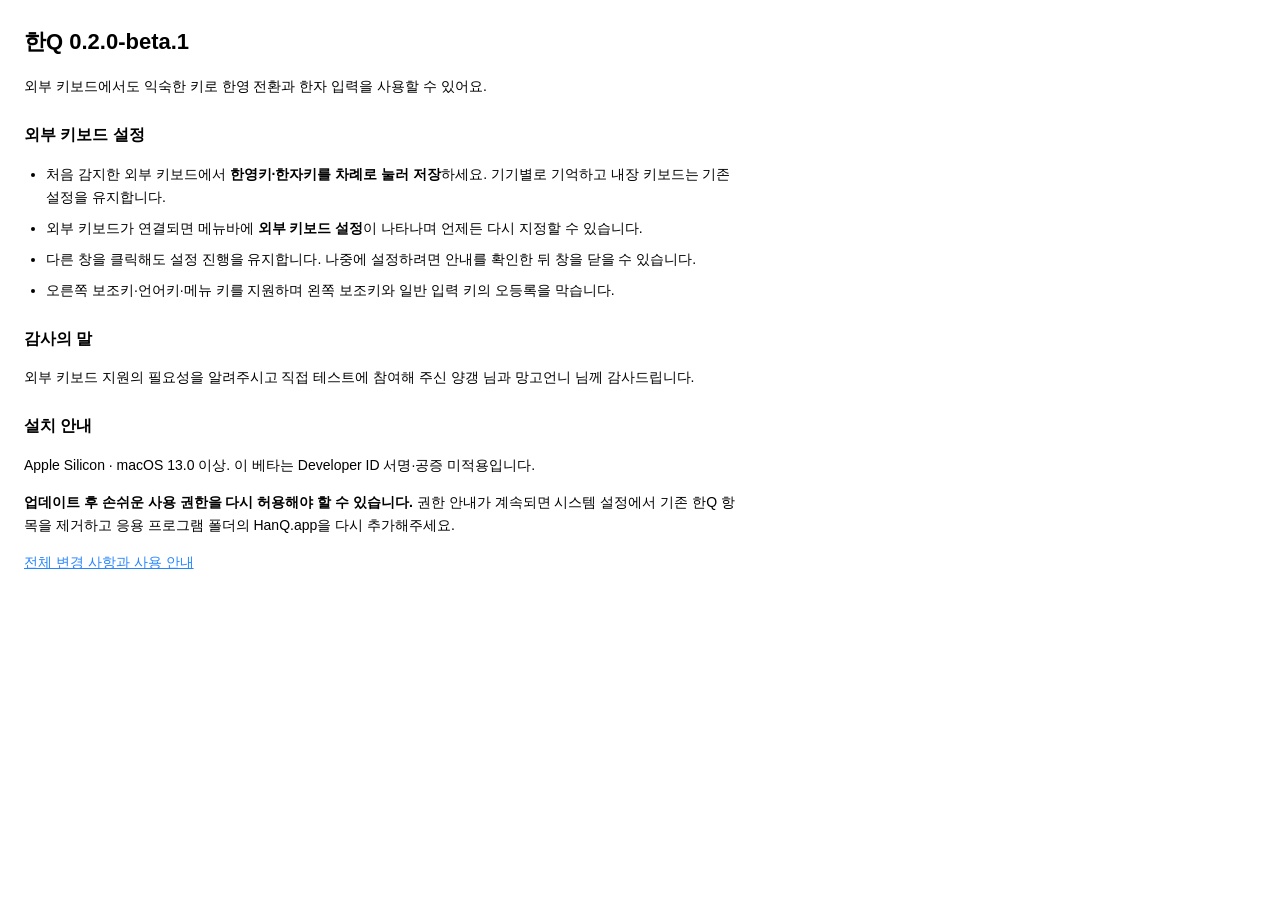
<file: updates/site/release-notes/0.2.0-beta.1.html>
<!doctype html>
<html lang="ko"><head><meta charset="utf-8"><meta name="viewport" content="width=device-width,initial-scale=1"><title>한Q 0.2.0-beta.1 업데이트</title>
<style>:root{color-scheme:light dark}body{font:14px/1.65 -apple-system,BlinkMacSystemFont,sans-serif;margin:24px;max-width:720px}h1{font-size:22px}h2{font-size:16px;margin-top:24px}li{margin:8px 0}ul{padding-left:22px}a{color: #2684ff}</style></head><body>
<h1>한Q 0.2.0-beta.1</h1><p>외부 키보드에서도 익숙한 키로 한영 전환과 한자 입력을 사용할 수 있어요.</p>
<h2>외부 키보드 설정</h2><ul>
<li>처음 감지한 외부 키보드에서 <strong>한영키·한자키를 차례로 눌러 저장</strong>하세요. 기기별로 기억하고 내장 키보드는 기존 설정을 유지합니다.</li>
<li>외부 키보드가 연결되면 메뉴바에 <strong>외부 키보드 설정</strong>이 나타나며 언제든 다시 지정할 수 있습니다.</li>
<li>다른 창을 클릭해도 설정 진행을 유지합니다. 나중에 설정하려면 안내를 확인한 뒤 창을 닫을 수 있습니다.</li>
<li>오른쪽 보조키·언어키·메뉴 키를 지원하며 왼쪽 보조키와 일반 입력 키의 오등록을 막습니다.</li>
</ul><h2>감사의 말</h2><p>외부 키보드 지원의 필요성을 알려주시고 직접 테스트에 참여해 주신 양갱 님과 망고언니 님께 감사드립니다.</p>
<h2>설치 안내</h2><p>Apple Silicon · macOS 13.0 이상. 이 베타는 Developer ID 서명·공증 미적용입니다.</p>
<p><strong>업데이트 후 손쉬운 사용 권한을 다시 허용해야 할 수 있습니다.</strong> 권한 안내가 계속되면 시스템 설정에서 기존 한Q 항목을 제거하고 응용 프로그램 폴더의 HanQ.app을 다시 추가해주세요.</p>
<p><a href="https://github.com/jungti1234/hanq/releases/tag/v0.2.0-beta.1">전체 변경 사항과 사용 안내</a></p></body></html>
</file>
<file: styles.css>
:root{--bg:#f7f8fa;--ink:#1c2330;--muted:#626b79;--blue:#1764ed;--line:#dde2e9;--radius:24px}*{box-sizing:border-box}html{scroll-behavior:smooth;scroll-padding-top:30px}body{margin:0;background:var(--bg);color:var(--ink);font-family:-apple-system,BlinkMacSystemFont,"Apple SD Gothic Neo","Noto Sans KR",sans-serif;word-break:keep-all;line-height:1.65;-webkit-font-smoothing:antialiased}a{color:inherit;text-decoration:none}button{font:inherit;cursor:pointer}a,button{-webkit-tap-highlight-color:transparent}a:focus-visible,button:focus-visible{outline:3px solid var(--blue);outline-offset:5px}button:disabled{cursor:default}.wrap{width:min(1120px,calc(100% - 64px));margin:auto}.footer .brand{display:flex;align-items:center;gap:10px;font-size:24px;font-weight:800;letter-spacing:-1px}.header nav{display:flex;gap:32px;align-items:center;font-size:14px;font-weight:600}.header nav a:hover,.text-link:hover{color:var(--blue)}.nav-download{border:1px solid var(--line);border-radius:99px;padding:9px 18px}.hero{display:grid;grid-template-columns:1fr 1fr;gap:40px;align-items:center;padding-top:64px;padding-bottom:80px}.eyebrow{font-size:12px;font-weight:650;letter-spacing:1.7px;display:flex;align-items:center;gap:9px;margin:0 0 25px}h1,h2,h3,p{margin-top:0}h1{font-size:clamp(48px,5.4vw,72px);line-height:1.18;letter-spacing:-4px;margin-bottom:24px;font-weight:750}h1 span{color:var(--blue)}.lead{font-size:19px;line-height:1.85;color:var(--muted);letter-spacing:-.5px;margin-bottom:32px}.actions{display:flex;gap:22px;align-items:center}.button{display:inline-flex;align-items:center;justify-content:center;gap:24px;border-radius:12px;padding:16px 23px;font-size:15px;font-weight:650;transition:background .2s,transform .2s}.primary{background:var(--blue);color:white;box-shadow:0 5px 14px #1764ed17}.primary:hover{background:#0a50ce;transform:translateY(-2px)}.text-link{font-size:14px;font-weight:600}.requirements{font-size:12px;color:var(--muted);margin:16px 0 0}.hero-art{background:#e8eef7;border:1px solid #dde5f1;border-radius:32px;padding:24px 28px;min-height:420px;position:relative;overflow:hidden;background-image:radial-gradient(ellipse at 50% 40%,#f8fbff 0%,transparent 70%)}.language{display:flex;align-items:center;justify-content:center;gap:28px;font-weight:700;font-size:64px;line-height:1;padding:32px 0 38px;color:#2a4367;letter-spacing:-3px}.language .swap{font-size:25px;color:#8e9fb6;font-weight:400}.keys{display:flex;justify-content:center;gap:19px;padding-bottom:38px;transform:rotate(-6deg)}.key{width:145px;height:144px;background:linear-gradient(140deg,#fff,#eff3f9);border:1px solid #fff;box-shadow:0 8px 0 #cad4e3,0 16px 22px #243f6a20,inset 0 0 0 5px #f5f8fc;border-radius:21px;padding:15px 19px;display:flex;flex-direction:column;align-items:flex-start;font-size:13px;color:#65738a}.key .symbol{font-size:38px;line-height:1.2;margin-bottom:4px}.key small{align-self:flex-end;font-size:11px;margin-top:10px}.key.command{color:white;background:linear-gradient(135deg,#418cff,#1360e6);box-shadow:0 8px 0 #1053c4,0 20px 24px #1764ed35,inset 0 0 0 5px #ffffff12;border-color:#84b3ff}.principles{border-top:1px solid var(--line);border-bottom:1px solid var(--line);display:flex;justify-content:space-around;padding:22px 0;color:var(--muted);font-size:13px}.principles span:before{content:'✓';color:var(--blue);margin-right:10px}.section{padding-top:100px;padding-bottom:96px}.section-heading{position:relative;margin-bottom:40px}.section-heading .eyebrow,.install .eyebrow,.quiet-section .eyebrow{color:var(--blue)}h2{font-size:42px;line-height:1.3;letter-spacing:-2px;font-weight:700;margin-bottom:20px}.section-heading>p:last-child{position:absolute;right:0;bottom:0;color:var(--muted);font-size:16px;margin-bottom:4px}.feature-grid{display:grid;grid-template-columns:1fr 1fr;gap:22px}.feature{border-radius:var(--radius);padding:32px 36px 26px;overflow:hidden}.switching{background:#eaf0fa}.hanja{background:#edeef0}.feature-label{display:flex;align-items:center;justify-content:space-between;font-size:12px;color:#596c87;margin-bottom:32px}kbd{font:inherit;border:1px solid #c8d2e2;border-bottom-width:3px;border-radius:7px;padding:3px 8px;font-size:11px;white-space:nowrap}.feature h3,.playground h3{font-size:29px;line-height:1.4;letter-spacing:-1px;margin-bottom:14px}.feature p,.playground p{font-size:14px;color:var(--muted);line-height:1.85}.switch-demo,.hanja-demo{margin-top:35px;display:flex;gap:20px;align-items:center;justify-content:center;min-height:100px;font-size:25px;letter-spacing:-1px}.switch-demo span:first-child{color:var(--blue);background:#fff;padding:12px 19px;border-radius:14px;box-shadow:0 6px 16px #233d6210}.switch-demo span:nth-child(2),.hanja-demo span:nth-child(2){color:#91a0b6;font-size:21px}.hanja-demo{font-size:30px;gap:30px}.hanja-demo strong{font-family:serif;font-size:55px;font-weight:500}.playground{margin-top:22px;background:white;border:1px solid var(--line);border-radius:var(--radius);padding:44px 40px;display:grid;grid-template-columns:1fr 1.2fr;gap:36px;align-items:center}.playground .eyebrow{font-size:12px;color:#63758e;letter-spacing:0;margin-bottom:22px}.playground .fine{font-size:11px;margin:24px 0 0}.demo-tabs{display:flex;gap:4px;background:#edf0f5;border-radius:10px;padding:4px;width:fit-content;margin-bottom:18px}.demo-tabs button{border:0;background:transparent;border-radius:7px;padding:7px 16px;font-size:12px;color:#626b79}.demo-tabs button[aria-pressed=true]{background:#fff;color:var(--ink);box-shadow:0 2px 5px #14203b10}.demo-paper{padding:25px 26px;border:1px solid #e5e9ef;border-radius:12px;min-height:173px;background:#fcfcfd}.paper-label{font-size:11px;color:#7d8798}.demo-paper p{font-size:28px;color:var(--ink);margin:17px 0 12px;letter-spacing:-1px}.demo-paper mark{background:#dceaff;color:#145ccc;padding:3px}.demo-paper>span:last-child{font-size:11px;color:var(--muted)}.demo-controls{display:flex;align-items:center;justify-content:space-between;gap:10px;margin-top:18px}.demo-trigger{border:0;background:#edf3ff;color:#1557c8;border-radius:9px;padding:10px 14px;font-size:12px;font-weight:600}.demo-trigger kbd{margin-left:15px}.demo-trigger:disabled{color:#52647f;background:#f0f2f6}.reset{border:0;background:none;font-size:11px;color:var(--muted);padding:10px 0}.feature-note{font-size:12px;color:var(--muted);text-align:center;margin:22px 0 0}.quiet-section{background:#eaf0f5;padding:76px 0}.quiet-inner{display:grid;grid-template-columns:1fr 1fr;gap:50px}.quiet-items{display:flex;flex-direction:column;gap:27px}.quiet-items>div{display:flex;gap:19px}.quiet-items>div>span{color:#5a749b;font-size:25px;width:30px;flex-shrink:0}.quiet-items h3{font-size:16px;margin:0 0 6px;letter-spacing:-.4px}.quiet-items p{font-size:13px;color:var(--muted);margin:0}.install-heading{text-align:center}.install-heading .eyebrow{justify-content:center}.install-heading>p:last-child{font-size:14px;color:var(--muted)}.steps{list-style:none;display:grid;grid-template-columns:repeat(3,1fr);gap:40px;padding:0;margin:50px 0 40px}.step-number{color:var(--blue);font-size:12px;font-weight:650;display:block;border-bottom:1px solid var(--line);padding-bottom:18px;margin-bottom:20px}.steps h3{font-size:19px;letter-spacing:-.6px;margin-bottom:10px}.steps p{font-size:14px;color:var(--muted);margin:0}code{font-size:.9em}.beta-note{display:flex;gap:28px;border:1px solid var(--line);border-radius:15px;padding:27px 30px}.beta-label{font-size:10px;letter-spacing:1px;color:#69758b;white-space:nowrap;padding-top:4px}.beta-note h3{font-size:14px;margin:0 0 8px}.beta-note p{font-size:12px;color:var(--muted);line-height:1.9;margin-bottom:10px}.beta-note a{font-size:12px;color:var(--blue);font-weight:600}.closing{text-align:center;padding:65px 24px 80px;background:#eef2fa;border-radius:28px;margin-bottom:60px}.closing img{object-fit:contain;margin-bottom:18px}.closing h2{font-size:36px}.closing p{color:var(--muted);font-size:15px;margin-bottom:25px}.release-label{display:block;color:var(--muted);font-size:11px;margin-top:15px}.footer{border-top:1px solid var(--line);display:flex;justify-content:space-between;align-items:center;padding:28px 0 38px}.footer .brand{font-size:20px}.footer .brand span{font-size:11px;font-weight:400;color:var(--muted);letter-spacing:0;margin-left:12px}.footer>div{display:flex;gap:22px;font-size:12px;color:var(--muted)}.skip{position:absolute;left:20px;top:-100px;background:#fff;padding:12px;z-index:10}.skip:focus{top:15px}@media(max-width:900px){.hero{gap:26px}.hero-art{padding:22px;min-height:380px}.key{width:120px;height:134px}.actions{align-items:flex-start;flex-direction:column;gap:15px}.hero h1{font-size:54px}.feature{padding:27px}.switch-demo{font-size:20px;gap:12px}.playground{padding:32px;gap:25px}.demo-paper p{font-size:24px}}@media(max-width:650px){.wrap{width:calc(100% - 40px)}.header nav{gap:16px;font-size:12px}.header nav>a:first-child{display:none}.nav-download{padding:7px 12px}.hero{grid-template-columns:1fr;padding-top:34px;padding-bottom:36px;gap:38px}.hero h1{font-size:54px;letter-spacing:-3px}.lead{font-size:17px;margin-bottom:26px}.eyebrow{font-size:10px}.actions{flex-direction:row;align-items:center;gap:18px}.button{padding:14px 17px;font-size:13px;gap:20px}.text-link{font-size:12px}.hero-art{min-height:355px;border-radius:24px;padding:20px 24px}.language{font-size:54px;padding:25px 0 30px}.keys{padding-bottom:32px}.key{width:128px;height:128px}.key .symbol{font-size:33px}.principles{flex-wrap:wrap;gap:10px 18px;justify-content:flex-start;padding:20px 0;font-size:11px}.principles span:before{margin-right:6px}.section{padding-top:64px;padding-bottom:60px}h2{font-size:34px}.section-heading>p:last-child{position:static;font-size:14px}.section-heading{margin-bottom:28px}.feature-grid,.playground,.quiet-inner{grid-template-columns:1fr}.feature-grid{gap:16px}.feature h3,.playground h3{font-size:27px}.feature{padding:26px}.feature-label{margin-bottom:22px}.switch-demo{font-size:24px;margin-top:22px}.hanja-demo{margin-top:15px}.playground{margin-top:16px;padding:26px 22px;gap:28px}.playground .fine{margin-top:14px}.demo-paper{padding:20px}.demo-paper p{font-size:26px}.demo-controls{gap:8px}.demo-trigger{padding:10px;font-size:11px}.feature-note{font-size:11px;text-align:left}.quiet-section{padding:54px 0}.quiet-inner{gap:23px}.quiet-items{gap:25px}.steps{grid-template-columns:1fr;gap:26px;margin-top:32px}.step-number{padding-bottom:10px;margin-bottom:13px}.steps h3{font-size:19px}.steps p{font-size:13px}.beta-note{padding:23px;gap:13px;flex-direction:column}.closing{padding:45px 20px;margin-bottom:36px}.closing h2{font-size:28px;letter-spacing:-1.5px}.closing p{font-size:13px}.footer{align-items:flex-start;gap:24px;flex-direction:column}.footer .brand span{margin-left:5px}.footer>div{gap:25px}}@media(prefers-reduced-motion:reduce){html{scroll-behavior:auto}*,*:before,*:after{transition:none!important}}

.feature-icon{display:flex;align-items:flex-start;padding-top:2px}.feature-icon svg{display:block;flex-shrink:0}

/* Keep the keyboard illustration centered. */
.hero-art{display:flex;flex-direction:column;justify-content:center}.hero-art .language{padding-top:16px}
</file>
<file: header.css>
/* Shared header geometry keeps the brand anchored across pages. */
header.site-header {
  width: min(1120px, calc(100% - 64px));
  height: 104px;
  margin: 0 auto;
  padding: 0;
  display: flex;
  align-items: center;
  justify-content: space-between;
  gap: 20px;
  font-family: -apple-system, BlinkMacSystemFont, "Apple SD Gothic Neo", "Noto Sans KR", sans-serif;
  line-height: 1.65;
}
.site-header .brand {
  display: flex;
  align-items: center;
  flex-shrink: 0;
  gap: 10px;
  color: #1c2330;
  font-size: 24px;
  font-weight: 800;
  letter-spacing: -1px;
  line-height: 1.65;
  text-decoration: none;
}
.site-header .brand img {
  display: block;
  width: 43px;
  height: 33px;
  object-fit: contain;
}
@media (max-width: 650px) {
  header.site-header { width: calc(100% - 40px); height: 82px; }
  .site-header .brand { font-size: 22px; }
  .site-header .brand img { width: 35px; height: 33px; }
}
</file>
<file: terms.css>
*{box-sizing:border-box}body{margin:0;background:#f7f8fa;color:#1c2330;font-family:-apple-system,BlinkMacSystemFont,"Apple SD Gothic Neo",sans-serif;-webkit-font-smoothing:antialiased;word-break:keep-all;overflow-wrap:anywhere}a{color:#1764ed;text-decoration:none}a:hover{text-decoration:underline}a:focus-visible{outline:3px solid #1764ed;outline-offset:5px}main,footer{width:min(820px,calc(100% - 48px));margin:auto}header{font-size:13px}.page-label{display:flex;justify-content:space-between;gap:20px;color:#626b79;font-size:13px;border-bottom:1px solid #dde2e9;padding-bottom:20px}article{padding:32px 0 64px}h1{font-size:34px;line-height:1.4;letter-spacing:-1px;margin:0 0 28px}h2{font-size:23px;line-height:1.5;letter-spacing:-.5px;margin:48px 0 18px}p,li{font-size:15px;line-height:1.95;color:#414b59}p{margin:0 0 20px}ul{padding-left:23px;margin:0}li{padding-left:5px;margin-bottom:18px}footer{display:flex;justify-content:space-between;gap:20px;border-top:1px solid #dde2e9;padding:25px 0 40px;font-size:12px;color:#626b79}.skip{position:absolute;top:-100px;left:20px;background:#fff;padding:12px}.skip:focus{top:10px}@media(max-width:600px){main,footer{width:calc(100% - 40px)}header{font-size:11px}h1{font-size:27px}h2{font-size:21px;margin-top:36px}p,li{font-size:14px}footer{flex-direction:column;gap:12px}}
#license-status:not(:empty){margin:30px 0 18px}#license-retry{font:inherit;background:#1764ed;color:#fff;border:0;border-radius:9px;padding:10px 18px;cursor:pointer}#license-retry:focus-visible{outline:3px solid #1764ed;outline-offset:4px}
</file>
